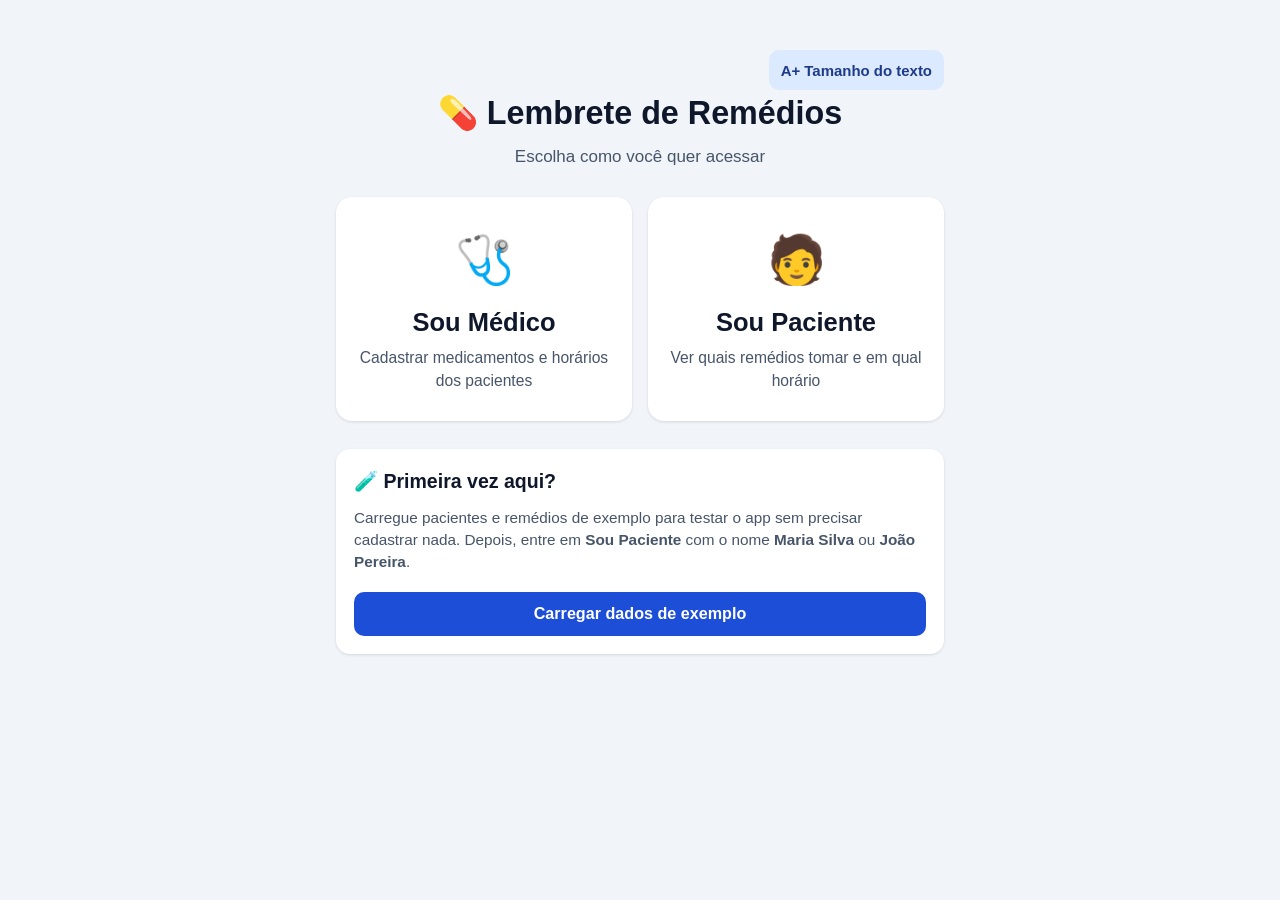
<file: index.html>
<!DOCTYPE html>
<html lang="pt-BR">
<head>
  <meta charset="UTF-8">
  <meta name="viewport" content="width=device-width, initial-scale=1.0">
  <meta name="theme-color" content="#1d4ed8">
  <link rel="manifest" href="manifest.json">
  <link rel="icon" href="icon.svg">
  <title>Lembrete de Remédios</title>
  <link rel="stylesheet" href="style.css">
</head>
<body>
  <div class="inicio">
    <div style="text-align:right"><button class="btn-sec btn-peq" onclick="alternarFonte()" aria-label="Aumentar ou diminuir o tamanho do texto">A+ Tamanho do texto</button></div>
    <h1>💊 Lembrete de Remédios</h1>
    <p>Escolha como você quer acessar</p>
    <div class="portas">
      <a class="porta" href="medico.html">
        <div class="icone" aria-hidden="true">🩺</div>
        <h2>Sou Médico</h2>
        <p>Cadastrar medicamentos e horários dos pacientes</p>
      </a>
      <a class="porta" href="paciente.html">
        <div class="icone" aria-hidden="true">🧑</div>
        <h2>Sou Paciente</h2>
        <p>Ver quais remédios tomar e em qual horário</p>
      </a>
    </div>

    <section class="card" style="margin-top:28px; text-align:left">
      <h2>🧪 Primeira vez aqui?</h2>
      <p class="meta">Carregue pacientes e remédios de exemplo para testar o app sem precisar cadastrar nada.
        Depois, entre em <b>Sou Paciente</b> com o nome <b>Maria Silva</b> ou <b>João Pereira</b>.</p>
      <button class="btn btn-full" id="btn-exemplo">Carregar dados de exemplo</button>
    </section>
  </div>
  <script src="dados.js"></script>
  <script>
    // Dados de demonstração (inclui uma interação grave e uma leve, para mostrar a checagem)
    function exemplos() {
      const hoje = hojeISO();
      const daquiA = dias => { const d = new Date(); d.setDate(d.getDate() + dias); return hojeISO(d); };
      const id = n => "ex" + Date.now().toString(36) + n;
      return [
        { id: id(1), paciente: "Maria Silva", nome: "Losartana", tipo: "Comprimido", dosagem: "50 mg", quantidade: "1 comprimido",
          horarios: ["08:00", "20:00"], inicio: hoje, fim: "", obs: "Tomar com água" },
        { id: id(2), paciente: "Maria Silva", nome: "Metformina", tipo: "Comprimido", dosagem: "850 mg", quantidade: "1 comprimido",
          horarios: ["07:00", "15:00", "23:00"], inicio: hoje, fim: "", obs: "Tomar junto com as refeições" },
        { id: id(3), paciente: "Maria Silva", nome: "Sinvastatina", tipo: "Comprimido", dosagem: "20 mg", quantidade: "1 comprimido",
          horarios: ["21:00"], inicio: hoje, fim: "", obs: "Tomar à noite" },
        { id: id(4), paciente: "Maria Silva", nome: "Claritromicina", tipo: "Comprimido", dosagem: "500 mg", quantidade: "1 comprimido",
          horarios: ["08:00", "20:00"], inicio: hoje, fim: daquiA(6), obs: "Antibiótico por 7 dias" },
        { id: id(5), paciente: "João Pereira", nome: "Levotiroxina", tipo: "Comprimido", dosagem: "50 mcg", quantidade: "1 comprimido",
          horarios: ["06:00"], inicio: hoje, fim: "", obs: "Em jejum, 30 min antes do café" },
        { id: id(6), paciente: "João Pereira", nome: "Carbonato de cálcio", tipo: "Comprimido", dosagem: "500 mg", quantidade: "1 comprimido",
          horarios: ["12:00"], inicio: hoje, fim: "", obs: "Após o almoço" },
        { id: id(7), paciente: "João Pereira", nome: "Dipirona", tipo: "Gotas", dosagem: "500 mg/mL", quantidade: "20 gotas",
          horarios: ["08:00", "14:00", "20:00"], inicio: hoje, fim: daquiA(2), obs: "Se tiver dor ou febre" },
      ];
    }

    document.getElementById("btn-exemplo").onclick = async () => {
      try {
        await DB.iniciar();
        const atuais = DB.medicamentos();
        if (atuais.some(m => m.paciente === "Maria Silva" || m.paciente === "João Pereira")) {
          toast("Os dados de exemplo já estão carregados 👍");
          return;
        }
        await DB.salvarMedicamentos([...atuais, ...exemplos()]);
        toast("Pronto! Entre como paciente 'Maria Silva' ou 'João Pereira'.");
      } catch (e) { erroFatal(e); }
    };
  </script>
</body>
</html>
</file>
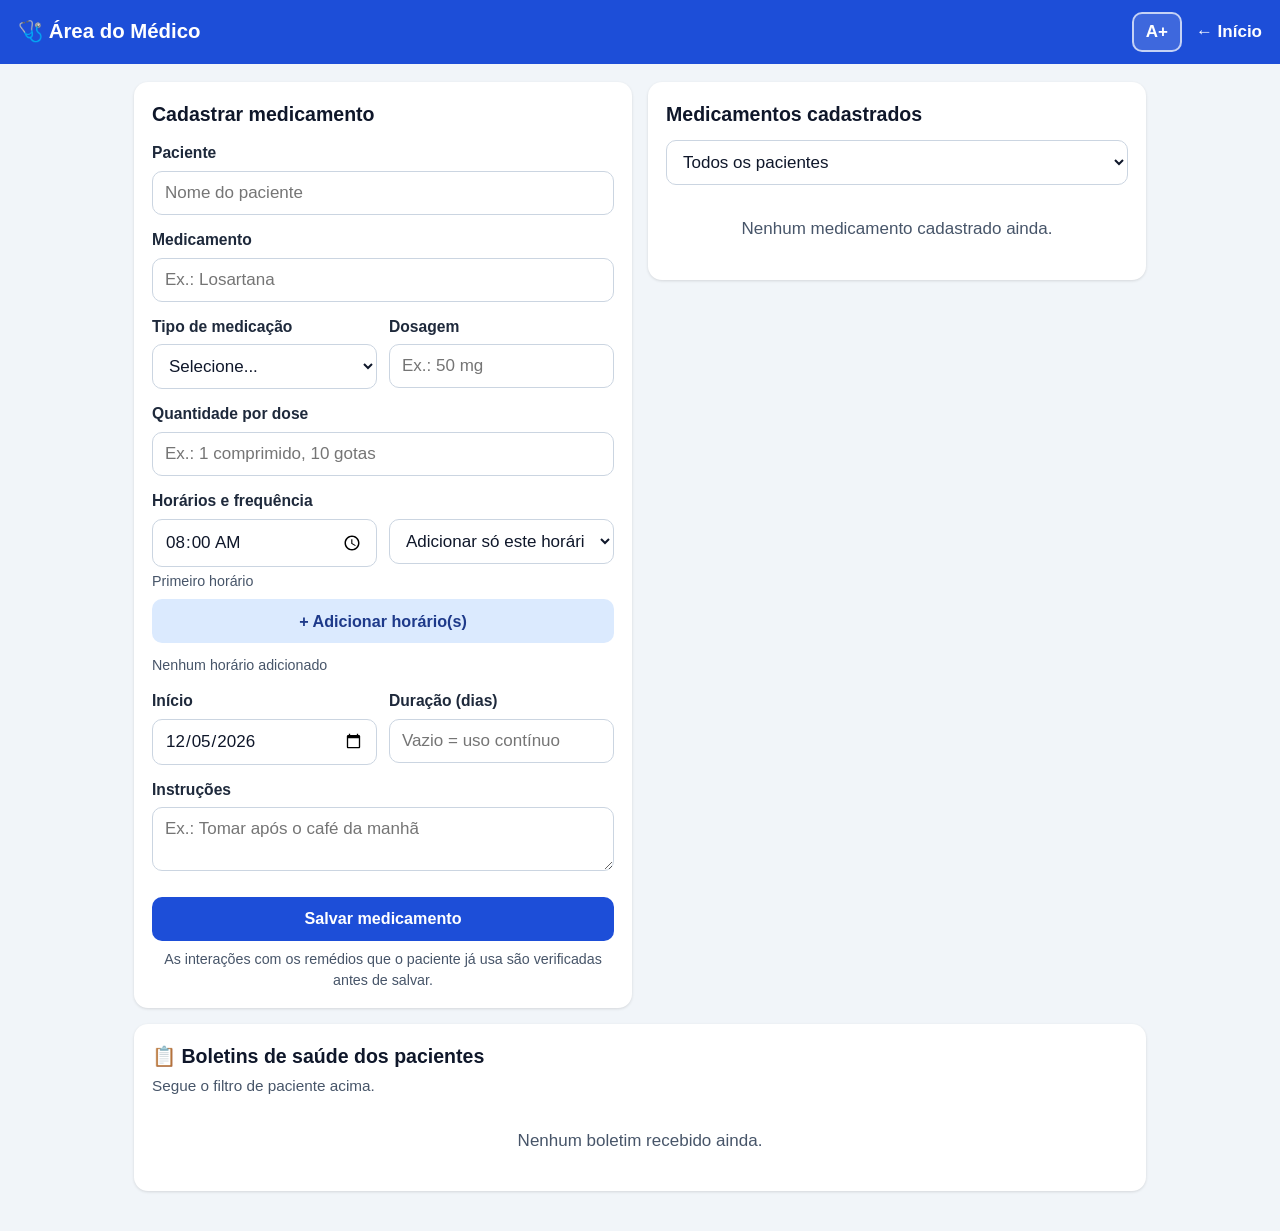
<file: medico.html>
<!DOCTYPE html>
<html lang="pt-BR">
<head>
  <meta charset="UTF-8">
  <meta name="viewport" content="width=device-width, initial-scale=1.0">
  <meta name="theme-color" content="#1d4ed8">
  <link rel="manifest" href="manifest.json">
  <title>Área do Médico</title>
  <link rel="stylesheet" href="style.css">
</head>
<body>
  <header>
    <h1>🩺 Área do Médico</h1>
    <button class="btn-fonte" onclick="alternarFonte()" aria-label="Aumentar ou diminuir o tamanho do texto">A+</button>
    <a href="index.html">← Início</a>
  </header>

  <main class="grid-2">
    <!-- Cadastro (RF01 / RF02) -->
    <section class="card">
      <h2>Cadastrar medicamento</h2>
      <form id="form">
        <label for="paciente">Paciente</label>
        <input id="paciente" list="lista-pacientes" placeholder="Nome do paciente" autocomplete="off" required>
        <datalist id="lista-pacientes"></datalist>

        <label for="nome">Medicamento</label>
        <input id="nome" placeholder="Ex.: Losartana" autocomplete="off" required>

        <div class="linha">
          <div>
            <label for="tipo">Tipo de medicação</label>
            <select id="tipo" required></select>
          </div>
          <div>
            <label for="dosagem">Dosagem</label>
            <input id="dosagem" placeholder="Ex.: 50 mg" required>
          </div>
        </div>

        <label for="quantidade">Quantidade por dose</label>
        <input id="quantidade" placeholder="Ex.: 1 comprimido, 10 gotas">

        <label for="primeiro">Horários e frequência</label>
        <div class="linha">
          <div>
            <input id="primeiro" type="time" value="08:00" aria-describedby="ajuda-primeiro">
            <div class="ajuda" id="ajuda-primeiro">Primeiro horário</div>
          </div>
          <div>
            <select id="intervalo" aria-label="Frequência">
              <option value="">Adicionar só este horário</option>
              <option value="4">De 4 em 4 horas</option>
              <option value="6">De 6 em 6 horas</option>
              <option value="8">De 8 em 8 horas</option>
              <option value="12">De 12 em 12 horas</option>
              <option value="24">1 vez ao dia</option>
            </select>
          </div>
        </div>
        <button type="button" class="btn-sec btn-full" id="add-horario" style="margin-top:8px">+ Adicionar horário(s)</button>
        <div class="horarios" id="horarios" aria-live="polite"></div>

        <div class="linha">
          <div>
            <label for="inicio">Início</label>
            <input id="inicio" type="date" required>
          </div>
          <div>
            <label for="dias">Duração (dias)</label>
            <input id="dias" type="number" min="1" placeholder="Vazio = uso contínuo">
          </div>
        </div>

        <label for="obs">Instruções</label>
        <textarea id="obs" rows="2" placeholder="Ex.: Tomar após o café da manhã"></textarea>

        <button type="submit" class="btn btn-full">Salvar medicamento</button>
        <p class="ajuda" style="text-align:center; margin-top:8px">As interações com os remédios que o paciente já usa são verificadas antes de salvar.</p>
      </form>
    </section>

    <!-- Lista -->
    <section class="card">
      <h2>Medicamentos cadastrados</h2>
      <select id="filtro" style="margin-bottom:12px" aria-label="Filtrar por paciente">
        <option value="">Todos os pacientes</option>
      </select>
      <div id="lista"></div>
    </section>

    <!-- Boletins enviados pelos pacientes -->
    <section class="card full">
      <h2>📋 Boletins de saúde dos pacientes</h2>
      <p class="meta" style="margin:-8px 0 12px">Segue o filtro de paciente acima.</p>
      <div id="boletins"></div>
    </section>
  </main>

  <script src="dados.js"></script>
  <script src="interacoes.js"></script>
  <script>
    const $ = id => document.getElementById(id);
    let horarios = [];
    let encerrando = null;
    let aguardandoConfirmacao = null; // medicamento esperando o médico confirmar após alerta de interação

    $("tipo").innerHTML = `<option value="">Selecione...</option>` + TIPOS_MEDICACAO.map(t => `<option>${t}</option>`).join("");
    $("inicio").value = hojeISO();

    // ---------- Horários ----------
    function desenharHorarios() {
      horarios.sort();
      $("horarios").innerHTML = horarios.length
        ? horarios.map(h => `<span class="chip">${h}<button type="button" onclick="removerHorario('${h}')" aria-label="Remover horário ${h}">×</button></span>`).join("")
        : `<span class="ajuda">Nenhum horário adicionado</span>`;
    }

    function removerHorario(h) {
      horarios = horarios.filter(x => x !== h);
      desenharHorarios();
    }

    $("add-horario").onclick = () => {
      const primeiro = $("primeiro").value;
      if (!primeiro) return;
      const intervalo = Number($("intervalo").value);
      const novos = [primeiro];
      if (intervalo && intervalo < 24) {
        let [h, m] = primeiro.split(":").map(Number);
        for (let i = 1; i < 24 / intervalo; i++) {
          h = (h + intervalo) % 24;
          novos.push(`${pad(h)}:${pad(m)}`);
        }
      }
      novos.forEach(h => { if (!horarios.includes(h)) horarios.push(h); });
      desenharHorarios();
    };

    // ---------- Cadastro com checagem de interações (RF05, RNF02, RN01) ----------
    function montarMedicamento() {
      const inicio = $("inicio").value;
      const dias = Number($("dias").value);
      let fim = "";
      if (dias) {
        const d = new Date(inicio + "T00:00");
        d.setDate(d.getDate() + dias - 1);
        fim = hojeISO(d);
      }
      const digitado = $("paciente").value.trim();
      // Reaproveita a grafia de um paciente já cadastrado ("maria silva" → "Maria Silva")
      const paciente = DB.pacientes().find(p => normalizarTexto(p) === normalizarTexto(digitado)) || digitado;
      return {
        id: Date.now().toString(36),
        paciente,
        nome: $("nome").value.trim(),
        tipo: $("tipo").value,
        dosagem: $("dosagem").value.trim(),
        quantidade: $("quantidade").value.trim(),
        horarios: [...horarios],
        inicio, fim,
        obs: $("obs").value.trim(),
      };
    }

    $("form").onsubmit = e => {
      e.preventDefault();
      if (!horarios.length) { toast("Adicione pelo menos um horário"); return; }
      const novo = montarMedicamento();

      const t0 = performance.now();
      const emUso = DB.medicamentos().filter(m =>
        m.paciente === novo.paciente && ["ativo", "agendado"].includes(statusTratamento(m)));
      const achadas = verificarInteracoes([...emUso, novo]).filter(i => i.med1 === novo || i.med2 === novo);
      const ms = performance.now() - t0;

      if (!achadas.length) {
        salvarMedicamento(novo);
        toast("Medicamento cadastrado ✔ Nenhuma interação encontrada.");
        return;
      }

      aguardandoConfirmacao = novo;
      const grave = achadas.some(i => i.gravidade === "grave");
      abrirModal(`
        <h2 class="${grave ? "titulo-grave" : ""}">${grave ? "⛔ Interação GRAVE encontrada" : "⚠️ Possível interação encontrada"}</h2>
        <p class="meta">${esc(novo.nome)} pode interagir com remédio(s) que ${esc(novo.paciente)} já usa.
          <br>Verificado em ${ms < 1 ? "menos de 1" : Math.round(ms)} ms.</p>
        ${renderInteracoes(achadas)}
        ${grave ? `<label class="ciente"><input type="checkbox" onchange="document.getElementById('btn-salvar-mesmo').disabled = !this.checked">
          Estou ciente do risco e quero salvar mesmo assim</label>` : ""}
        <div class="acoes">
          <button class="btn-sec" onclick="fecharModal()">Cancelar e revisar</button>
          <button class="${grave ? "btn-perigo" : "btn"}" id="btn-salvar-mesmo" ${grave ? "disabled" : ""} onclick="confirmarSalvar()">Salvar mesmo assim</button>
        </div>`, grave ? "modal-grave" : "");
    };

    function confirmarSalvar() {
      if (!aguardandoConfirmacao) return;
      salvarMedicamento(aguardandoConfirmacao);
      aguardandoConfirmacao = null;
      fecharModal();
      toast("Medicamento cadastrado ✔ (com alerta de interação)");
    }

    function salvarMedicamento(novo) {
      const lista = DB.medicamentos();
      lista.push(novo);
      DB.salvarMedicamentos(lista);

      $("form").reset();
      $("paciente").value = novo.paciente; // facilita cadastrar vários para o mesmo paciente
      $("inicio").value = hojeISO();
      $("primeiro").value = "08:00";
      horarios = [];
      desenharHorarios();
      atualizar();
    }

    // ---------- Excluir (só com paciente selecionado) ----------
    function excluir(id, botao) {
      if (!$("filtro").value) { toast("Selecione um paciente para excluir"); return; }
      if (botao.dataset.confirmar !== "1") {
        botao.dataset.confirmar = "1";
        botao.textContent = "Confirmar exclusão?";
        botao.style.background = "var(--vermelho)";
        botao.style.color = "#fff";
        setTimeout(() => {
          if (!botao.isConnected) return;
          botao.dataset.confirmar = "";
          botao.textContent = "Excluir";
          botao.style.background = botao.style.color = "";
        }, 4000);
        return;
      }
      DB.salvarMedicamentos(DB.medicamentos().filter(m => m.id !== id));
      atualizar();
      toast("Medicamento excluído");
    }

    // ---------- Lista ----------
    function atualizar() {
      const pacientes = DB.pacientes();
      $("lista-pacientes").innerHTML = pacientes.map(p => `<option value="${esc(p)}">`).join("");

      const filtroAtual = $("filtro").value;
      $("filtro").innerHTML = `<option value="">Todos os pacientes</option>` +
        pacientes.map(p => `<option ${p === filtroAtual ? "selected" : ""}>${esc(p)}</option>`).join("");

      // Encerrar e excluir só são permitidos com um paciente específico selecionado
      const pacienteFiltro = $("filtro").value;
      const podeEditar = !!pacienteFiltro;
      const ordem = { ativo: 0, agendado: 1, concluido: 2, interrompido: 2, finalizado: 3 };
      const meds = DB.medicamentos()
        .filter(m => !pacienteFiltro || m.paciente === pacienteFiltro)
        .sort((a, b) => ordem[statusTratamento(a)] - ordem[statusTratamento(b)]);

      let topo = "";
      if (!podeEditar && meds.length) {
        topo = `<div class="ajuda" style="margin-bottom:10px">ℹ️ Para encerrar ou excluir um medicamento, selecione o paciente acima.</div>`;
      }
      if (podeEditar) {
        // RF06: interações entre os remédios em uso pelo paciente
        const emUso = meds.filter(m => ["ativo", "agendado"].includes(statusTratamento(m)));
        const inter = verificarInteracoes(emUso);
        if (inter.length) topo = `<div class="painel-interacoes"><strong>⚠️ Interações entre os remédios em uso</strong>${renderInteracoes(inter)}</div>`;
      }

      $("lista").innerHTML = topo + (meds.length ? meds.map(m => itemMedicamento(m, podeEditar)).join("")
        : `<div class="vazio">Nenhum medicamento cadastrado ainda.</div>`);

      desenharBoletins(pacienteFiltro);
    }

    function itemMedicamento(m, podeEditar) {
      const st = statusTratamento(m);
      const emCurso = st === "ativo" || st === "agendado";
      const encerradoPeloMedico = st === "concluido" || st === "interrompido";
      const detalhes = [m.tipo, m.quantidade].filter(Boolean).map(esc).join(" · ");
      return `
        <div class="lista-item ${emCurso ? "" : "encerrado"}">
          <div class="topo">
            <div>
              <strong>${esc(m.nome)}</strong> · ${esc(m.dosagem)}
              <div class="meta">👤 ${esc(m.paciente)}${detalhes ? " · 💊 " + detalhes : ""}</div>
            </div>
            <span class="badge ${st}">${STATUS_ROTULO[st]}</span>
          </div>
          <div class="horarios">${m.horarios.map(h => `<span class="chip">${h}</span>`).join("")}</div>
          <div class="meta">📅 ${formatarData(m.inicio)} ${m.fim ? "até " + formatarData(m.fim) : "· uso contínuo"}</div>
          ${m.obs ? `<div class="meta">📝 ${esc(m.obs)}</div>` : ""}
          ${encerradoPeloMedico ? `<div class="meta">🛑 ${STATUS_ROTULO[st]} em ${formatarData(m.encerradoEm)}${m.motivo ? " · Motivo: " + esc(m.motivo) : ""}</div>` : ""}
          ${podeEditar ? `
            <div class="acoes">
              ${emCurso && encerrando !== m.id ? `<button class="btn-sec btn-peq" onclick="abrirEncerrar('${m.id}')">Encerrar tratamento</button>` : ""}
              ${encerradoPeloMedico ? `<button class="btn-sec btn-peq" onclick="reativar('${m.id}')">Reativar</button>` : ""}
              <button class="btn-del btn-peq" onclick="excluir('${m.id}', this)">Excluir</button>
            </div>
            ${encerrando === m.id ? painelEncerrar(m.id) : ""}` : ""}
        </div>`;
    }

    // ---------- Encerrar tratamento antes do prazo ----------
    function painelEncerrar(id) {
      return `
        <div class="encerrar">
          <label style="margin-top:0">Como encerrar este tratamento?</label>
          <div class="opcoes">
            <label class="opcao texto"><input type="radio" name="tipo-encerrar" value="concluido" checked><span>✔ Concluir (objetivo atingido)</span></label>
            <label class="opcao texto"><input type="radio" name="tipo-encerrar" value="interrompido"><span>⛔ Interromper</span></label>
          </div>
          <label for="motivo-encerrar">Motivo (opcional)</label>
          <input id="motivo-encerrar" placeholder="Ex.: paciente recuperado / efeito colateral">
          <div class="acoes">
            <button class="btn btn-peq" onclick="confirmarEncerrar('${id}')">Confirmar</button>
            <button class="btn-sec btn-peq" onclick="abrirEncerrar(null)">Cancelar</button>
          </div>
        </div>`;
    }

    function abrirEncerrar(id) { encerrando = id; atualizar(); }

    function alterarMedicamento(id, mudar) {
      DB.salvarMedicamentos(DB.medicamentos().map(m => m.id === id ? mudar({ ...m }) : m));
    }

    function confirmarEncerrar(id) {
      if (!$("filtro").value) return;
      const tipo = document.querySelector("[name=tipo-encerrar]:checked").value;
      const motivo = $("motivo-encerrar").value.trim();
      alterarMedicamento(id, m => ({ ...m, status: tipo, encerradoEm: hojeISO(), motivo }));
      encerrando = null;
      atualizar();
      toast(tipo === "concluido" ? "Tratamento concluído ✔" : "Tratamento interrompido");
    }

    function reativar(id) {
      if (!$("filtro").value) return;
      alterarMedicamento(id, m => { delete m.status; delete m.encerradoEm; delete m.motivo; return m; });
      atualizar();
      toast("Tratamento reativado");
    }

    // ---------- Boletins ----------
    function desenharBoletins(paciente) {
      const lista = DB.boletins()
        .filter(b => !paciente || b.paciente === paciente)
        .sort((a, b) => (b.data + b.hora).localeCompare(a.data + a.hora));
      $("boletins").innerHTML = lista.length
        ? lista.map(b => renderBoletim(b, true)).join("")
        : `<div class="vazio">Nenhum boletim recebido ainda.</div>`;
    }

    $("filtro").onchange = () => { encerrando = null; atualizar(); };

    // Atualiza quando o paciente envia boletim/registra dose em outra aba
    window.addEventListener("storage", async e => {
      if (CHAVES_SAUDE.includes(e.key)) await DB.recarregar(e.key);
      atualizar();
    });

    DB.iniciar().then(() => { desenharHorarios(); atualizar(); }).catch(erroFatal);
  </script>
</body>
</html>
</file>
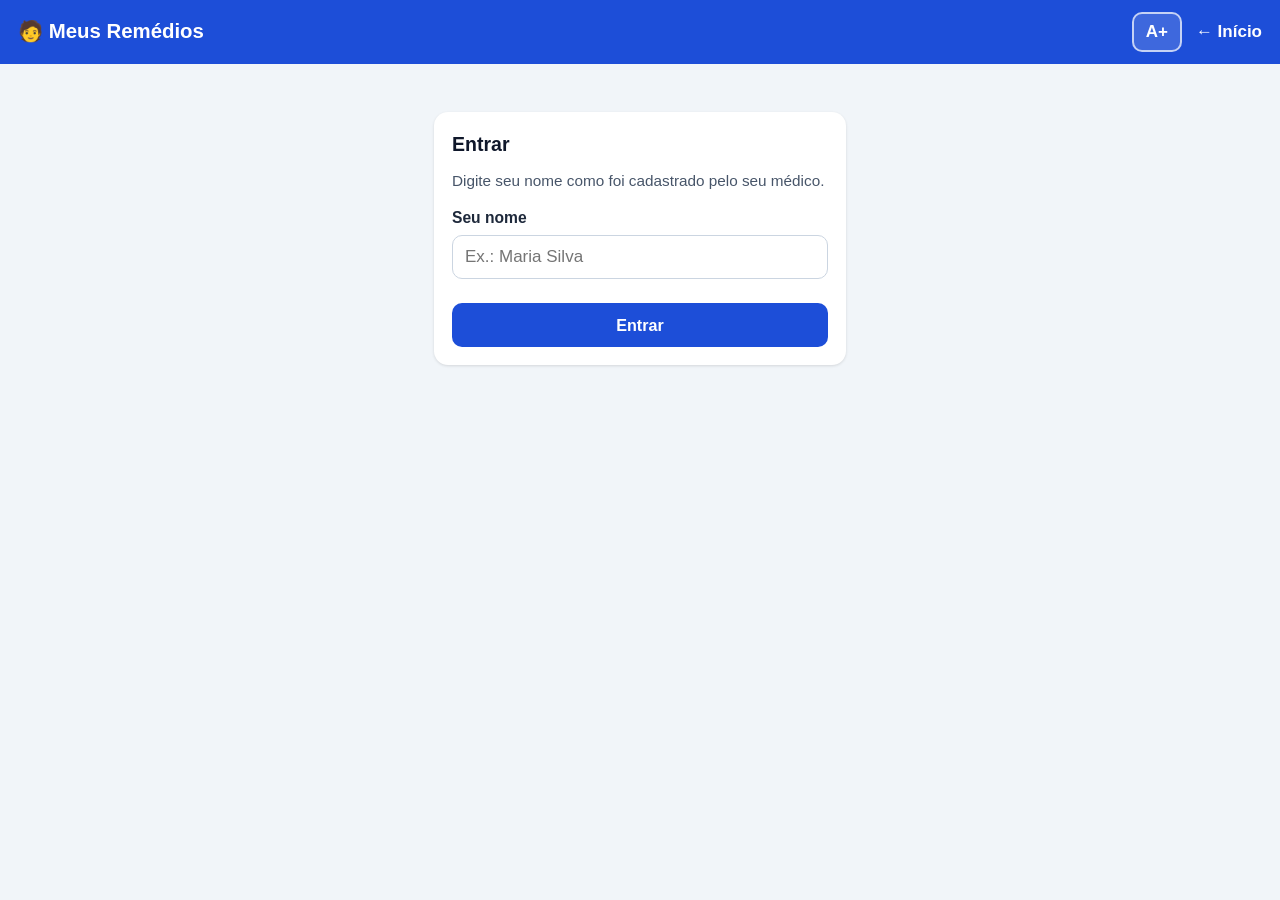
<file: paciente.html>
<!DOCTYPE html>
<html lang="pt-BR">
<head>
  <meta charset="UTF-8">
  <meta name="viewport" content="width=device-width, initial-scale=1.0">
  <meta name="theme-color" content="#1d4ed8">
  <link rel="manifest" href="manifest.json">
  <title>Área do Paciente</title>
  <link rel="stylesheet" href="style.css">
</head>
<body>
  <header>
    <h1>🧑 Meus Remédios</h1>
    <button class="btn-fonte" onclick="alternarFonte()" aria-label="Aumentar ou diminuir o tamanho do texto">A+</button>
    <a href="index.html">← Início</a>
  </header>

  <!-- Tela de login (sem senha) -->
  <main class="estreito" id="tela-login" hidden>
    <section class="card" style="margin-top:30px">
      <h2>Entrar</h2>
      <p class="meta">Digite seu nome como foi cadastrado pelo seu médico.</p>
      <form id="form-login">
        <label for="nome-login">Seu nome</label>
        <input id="nome-login" placeholder="Ex.: Maria Silva" autocomplete="off" required>
        <div class="erro" id="erro-login" role="alert" style="margin-top:6px"></div>
        <button type="submit" class="btn btn-full">Entrar</button>
      </form>
    </section>
  </main>

  <!-- Tela do paciente logado -->
  <main class="medio" id="tela-doses" hidden>
    <section class="card cabecalho-paciente">
      <div>
        <h2>Olá, <span id="nome-paciente"></span> 👋</h2>
        <div class="meta" id="data-hoje"></div>
      </div>
      <button class="btn-sec" id="sair">Sair</button>
    </section>

    <section class="card ativar" id="ativar-alertas" hidden>
      <div>
        <strong>🔔 Ative os alertas</strong>
        <div class="meta">Para ouvir o som e receber notificação na hora de cada remédio.</div>
      </div>
      <button class="btn" id="btn-ativar">Ativar</button>
    </section>

    <div id="avisos"></div>
    <div class="alerta" id="alerta" role="status" aria-live="polite"></div>

    <div class="resumo">
      <div><b id="n-pend">0</b><span>Para tomar agora</span></div>
      <div><b id="n-tom">0</b><span>Tomados hoje</span></div>
      <div><b id="n-tot">0</b><span>Doses no dia</span></div>
    </div>

    <section class="card">
      <h2>Doses de hoje</h2>
      <div id="doses"></div>
    </section>

    <section class="card" id="card-interacoes" hidden>
      <h2>⚠️ Atenção com seus remédios</h2>
      <p class="meta">Alguns dos seus remédios podem interagir entre si. Seu médico já foi avisado.</p>
      <div id="interacoes"></div>
    </section>

    <section class="card">
      <h2>📋 Boletim de saúde de hoje</h2>
      <p class="meta" id="boletim-status"></p>
      <form id="form-boletim">
        <label id="lbl-humor">Como você está se sentindo?</label>
        <div class="opcoes" id="op-humor" role="radiogroup" aria-labelledby="lbl-humor"></div>

        <label id="lbl-evolucao">Comparado a ontem, você...</label>
        <div class="opcoes" id="op-evolucao" role="radiogroup" aria-labelledby="lbl-evolucao"></div>

        <label id="lbl-sintomas">Está sentindo algum destes sintomas?</label>
        <div class="opcoes" id="op-sintomas" role="group" aria-labelledby="lbl-sintomas"></div>

        <label for="relato">Quer contar mais alguma coisa ao seu médico?</label>
        <textarea id="relato" rows="3" placeholder="Ex.: Dormi melhor esta noite, mas senti um pouco de enjoo depois do almoço."></textarea>

        <button type="submit" class="btn btn-full">Enviar boletim ao médico</button>
      </form>
    </section>

    <section class="card">
      <h2>Meus boletins anteriores</h2>
      <div id="historico"></div>
    </section>
  </main>

  <script src="dados.js"></script>
  <script src="interacoes.js"></script>
  <script>
    const $ = id => document.getElementById(id);
    const TOLERANCIA = 30;  // minutos antes/depois em que a dose fica "Tomar agora"
    const ADIAR_MAX = 60;   // RN03: só pode adiar até 60 min após o horário original
    const JANELA_ALERTA = 5; // alerta dispara no horário e até 5 min depois (se o app estava fechado)

    const minutos = hm => { const [h, m] = hm.split(":").map(Number); return h * 60 + m; };
    const fmtMin = m => { m = ((m % 1440) + 1440) % 1440; return `${pad(Math.floor(m / 60))}:${pad(m % 60)}`; };
    const agoraMin = () => { const d = new Date(); return d.getHours() * 60 + d.getMinutes(); };

    // =================================================================
    //  Som e notificações (RF03, RNF01)
    // =================================================================
    const Som = {
      ctx: null,
      ativar() {
        try {
          this.ctx = this.ctx || new (window.AudioContext || window.webkitAudioContext)();
          return this.ctx.resume();
        } catch { return Promise.resolve(); }
      },
      ativo() { return this.ctx?.state === "running"; },
      tocar(curto = false) {
        navigator.vibrate?.(curto ? 200 : [400, 200, 400, 200, 400]);
        if (!this.ativo()) return;
        const t0 = this.ctx.currentTime;
        const bipes = curto ? [0] : [0, 0.35, 0.7, 1.5, 1.85, 2.2];
        for (const d of bipes) {
          const o = this.ctx.createOscillator(), g = this.ctx.createGain();
          o.type = "sine";
          o.frequency.value = 880;
          g.gain.setValueAtTime(0.0001, t0 + d);
          g.gain.exponentialRampToValueAtTime(0.5, t0 + d + 0.02);
          g.gain.exponentialRampToValueAtTime(0.0001, t0 + d + 0.28);
          o.connect(g).connect(this.ctx.destination);
          o.start(t0 + d);
          o.stop(t0 + d + 0.3);
        }
      },
    };

    // Navegadores só liberam som depois de um toque do usuário
    document.addEventListener("click", () => Som.ativar().then(atualizarBannerAlertas), true);

    async function notificar(titulo, corpo, tag) {
      if (!("Notification" in window) || Notification.permission !== "granted") return;
      const opcoes = { body: corpo, tag, requireInteraction: true, icon: "icon.svg", badge: "icon.svg" };
      try {
        const reg = await navigator.serviceWorker?.getRegistration();
        if (reg) reg.showNotification(titulo, opcoes);
        else new Notification(titulo, opcoes);
      } catch (e) { console.warn("Notificação não enviada", e); }
    }

    function atualizarBannerAlertas() {
      const faltaPermissao = "Notification" in window && Notification.permission === "default";
      $("ativar-alertas").hidden = Som.ativo() && !faltaPermissao;
    }

    $("btn-ativar").onclick = async () => {
      await Som.ativar();
      Som.tocar(true);
      if ("Notification" in window && Notification.permission === "default") {
        try { await Notification.requestPermission(); } catch {}
      }
      atualizarBannerAlertas();
      toast("Alertas ativados 🔔");
    };

    // =================================================================
    //  Login sem senha: o paciente só entra com o próprio nome
    // =================================================================
    let pacienteLogado = localStorage.getItem("pacienteLogado");

    function mostrarTela() {
      const logado = !!pacienteLogado;
      $("tela-login").hidden = logado;
      $("tela-doses").hidden = !logado;
      if (logado) {
        $("nome-paciente").textContent = pacienteLogado;
        desenhar();
        desenharBoletins();
        atualizarBannerAlertas();
        verificarAlertas();
      }
    }

    $("form-login").onsubmit = e => {
      e.preventDefault();
      const digitado = normalizarTexto($("nome-login").value);
      const encontrado = DB.pacientes().find(p => normalizarTexto(p) === digitado);
      if (!encontrado) {
        $("erro-login").textContent = "Não encontramos remédios cadastrados para esse nome. Confira com seu médico.";
        return;
      }
      pacienteLogado = encontrado;
      localStorage.setItem("pacienteLogado", encontrado);
      $("erro-login").textContent = "";
      $("form-login").reset();
      mostrarTela();
    };

    $("sair").onclick = () => {
      pacienteLogado = null;
      localStorage.removeItem("pacienteLogado");
      fecharModal();
      mostrarTela();
    };

    // =================================================================
    //  Doses do dia (RF04: Tomada / Adiada / Ignorada)
    // =================================================================
    function medsAtivos(paciente) {
      return DB.medicamentos().filter(m => m.paciente === paciente && statusTratamento(m) === "ativo");
    }

    function dosesDeHoje(paciente) {
      const hoje = hojeISO();
      const agora = agoraMin();
      const registros = DB.registros();

      return medsAtivos(paciente)
        .flatMap(m => m.horarios.map(hora => {
          const chave = `${m.id}|${hoje}|${hora}`;
          const r = registros[chave];
          const horaMin = minutos(hora);
          const efetivaMin = r?.estado === "adiada" ? r.adiadaMin : horaMin;
          const diff = agora - efetivaMin;
          let status;
          if (r?.estado === "tomada") status = "tomada";
          else if (r?.estado === "ignorada") status = "ignorada";
          else if (r?.estado === "adiada" && diff < 0) status = "adiada";
          else if (diff > TOLERANCIA) status = "atrasada";
          else if (diff >= -TOLERANCIA) status = "pendente";
          else status = "futura";
          return { med: m, hora, horaMin, efetivaMin, status, registro: r, chave };
        }))
        .sort((a, b) => a.horaMin - b.horaMin);
    }

    const ROTULO = {
      tomada: d => `✔ Tomado às ${d.registro.em}`,
      ignorada: () => "✖ Ignorado",
      adiada: d => `⏸ Adiado para ${fmtMin(d.efetivaMin)}`,
      pendente: d => d.registro?.estado === "adiada" ? `⏰ Tomar agora (adiado para ${fmtMin(d.efetivaMin)})` : "⏰ Tomar agora",
      atrasada: () => "⚠ Atrasado",
      futura: () => "Mais tarde",
    };

    function descricaoMed(m) {
      return [m.tipo, m.quantidade, m.obs].filter(Boolean).map(esc).join(" · ");
    }

    function botoesDose(d) {
      if (d.status === "tomada" || d.status === "ignorada") {
        return `<button class="btn-sec btn-peq" onclick="desfazer('${d.chave}')">Desfazer</button>`;
      }
      const podeAdiar = d.status !== "futura";
      return `
        <button class="btn-ok" onclick="tomar('${d.chave}')">✔ Tomei</button>
        ${podeAdiar ? `<button class="btn-sec" onclick="abrirAdiar('${d.chave}')">⏸ Adiar</button>` : ""}
        <button class="btn-cinza" onclick="ignorar('${d.chave}')">✖ Ignorar</button>`;
    }

    function desenhar() {
      if (!pacienteLogado) return;
      const paciente = pacienteLogado;
      $("data-hoje").textContent = "📅 " + new Date().toLocaleDateString("pt-BR", { weekday: "long", day: "numeric", month: "long" });

      // Avisos de tratamentos encerrados pelo médico nos últimos 7 dias
      const seteDias = new Date(); seteDias.setDate(seteDias.getDate() - 7);
      $("avisos").innerHTML = DB.medicamentos()
        .filter(m => m.paciente === paciente && m.status && m.encerradoEm >= hojeISO(seteDias))
        .map(m => `<div class="aviso-med ${m.status}">
            ${m.status === "concluido" ? "✔ Seu médico <b>concluiu</b>" : "⛔ Seu médico <b>interrompeu</b>"}
            o tratamento com <b>${esc(m.nome)}</b> em ${formatarData(m.encerradoEm)}. Não é mais preciso tomar este remédio.
            ${m.motivo ? `<br><small>Motivo: ${esc(m.motivo)}</small>` : ""}
          </div>`).join("");

      const doses = dosesDeHoje(paciente);
      const urgentes = doses.filter(d => d.status === "pendente" || d.status === "atrasada");

      $("n-pend").textContent = urgentes.length;
      $("n-tom").textContent = doses.filter(d => d.status === "tomada").length;
      $("n-tot").textContent = doses.length;

      $("alerta").textContent = urgentes.length
        ? `🔔 Você tem ${urgentes.length} remédio(s) para tomar: ` + urgentes.map(d => `${d.med.nome} (${d.hora})`).join(", ")
        : "";

      $("doses").innerHTML = doses.length ? doses.map(d => `
        <div class="dose ${d.status}">
          <div class="hora">${d.hora}</div>
          <div class="info">
            <div class="status">${ROTULO[d.status](d)}</div>
            <strong>${esc(d.med.nome)}</strong> · ${esc(d.med.dosagem)}
            <div class="meta">${descricaoMed(d.med)}</div>
            <div class="acoes-dose">${botoesDose(d)}</div>
          </div>
        </div>`).join("")
        : `<div class="vazio">Nenhum remédio para hoje 🎉</div>`;

      // RF06: interações entre os remédios em uso (com aviso obrigatório – RN02)
      const inter = verificarInteracoes(medsAtivos(paciente));
      $("card-interacoes").hidden = !inter.length;
      $("interacoes").innerHTML = renderInteracoes(inter);
    }

    function acharDose(chave) { return dosesDeHoje(pacienteLogado).find(d => d.chave === chave); }

    function registrarDose(chave, info, msg) {
      const [id, data, hora] = chave.split("|");
      DB.registrar(id, data, hora, info);
      // Tira a dose da janela de alerta; fecha a janela se não sobrar nenhuma
      document.querySelector(`.alerta-dose[data-chave="${chave}"]`)?.remove();
      const modal = document.getElementById("modal");
      if (modal && !modal.querySelector(".alerta-dose")) fecharModal();
      toast(msg);
      desenhar();
    }

    function tomar(chave) { registrarDose(chave, { estado: "tomada" }, "Dose registrada ✔"); }
    function ignorar(chave) { registrarDose(chave, { estado: "ignorada" }, "Dose marcada como ignorada"); }
    function desfazer(chave) {
      const [id, data, hora] = chave.split("|");
      DB.limparRegistro(id, data, hora);
      desenhar();
    }

    // RN03: adiar no máximo até 60 minutos depois do horário ORIGINAL
    function abrirAdiar(chave) {
      const d = acharDose(chave);
      if (!d) return;
      const limite = d.horaMin + ADIAR_MAX;
      const base = Math.max(agoraMin(), d.horaMin);
      const opcoes = [15, 30, 60].map(x => ({ x, novo: base + x })).filter(o => o.novo <= limite);
      if (limite - base >= 5 && !opcoes.some(o => o.novo === limite)) opcoes.push({ x: limite - base, novo: limite });

      abrirModal(`
        <h2>⏸ Adiar ${esc(d.med.nome)}</h2>
        <p class="meta">Horário original: <b>${d.hora}</b>. Para não juntar com a próxima dose,
          só é possível adiar até <b>${fmtMin(limite)}</b> (60 minutos depois).</p>
        <div class="acoes">
          ${opcoes.length
            ? opcoes.map(o => `<button class="btn" onclick="adiar('${chave}', ${o.novo})">+${o.x} min (às ${fmtMin(o.novo)})</button>`).join("")
            : `<p class="erro">Já passou do limite de 60 minutos. Tome agora ou marque como ignorada.</p>`}
        </div>
        <div class="acoes"><button class="btn-sec" onclick="fecharModal()">Cancelar</button></div>`);
    }

    function adiar(chave, novoMin) {
      const d = acharDose(chave);
      if (!d || novoMin > d.horaMin + ADIAR_MAX) { toast("Não é possível adiar mais de 60 minutos"); return; }
      fecharModal();
      registrarDose(chave, { estado: "adiada", adiadaMin: novoMin }, `Dose adiada para ${fmtMin(novoMin)}`);
    }

    // =================================================================
    //  Alerta no horário exato (RF03): visual + som + notificação
    // =================================================================
    function verificarAlertas() {
      if (!pacienteLogado) return;
      const hoje = hojeISO();
      const agora = agoraMin();
      let alertados = JSON.parse(localStorage.getItem("alertados") || "{}");
      // descarta registros de dias anteriores
      alertados = Object.fromEntries(Object.entries(alertados).filter(([k]) => k.includes(`|${hoje}|`)));

      const novas = dosesDeHoje(pacienteLogado).filter(d =>
        (d.status === "pendente" || d.status === "atrasada") &&
        agora >= d.efetivaMin && agora - d.efetivaMin <= JANELA_ALERTA &&
        !alertados[`${d.chave}@${d.efetivaMin}`]);
      if (!novas.length) return;

      novas.forEach(d => { alertados[`${d.chave}@${d.efetivaMin}`] = 1; });
      localStorage.setItem("alertados", JSON.stringify(alertados));

      Som.tocar();
      novas.forEach(d => notificar("⏰ Hora do remédio",
        `${d.med.nome} ${d.med.dosagem}${d.med.quantidade ? " – " + d.med.quantidade : ""}`, d.chave));

      abrirModal(`
        <div role="alert">
          <h2>⏰ Hora do remédio!</h2>
          ${novas.map(d => `
            <div class="alerta-dose" data-chave="${d.chave}">
              <div class="hora-grande">${fmtMin(d.efetivaMin)}</div>
              <strong>${esc(d.med.nome)}</strong> · ${esc(d.med.dosagem)}
              <div class="meta">${descricaoMed(d.med)}</div>
              <div class="acoes-dose">${botoesDose(d)}</div>
            </div>`).join("")}
        </div>
        <div class="acoes"><button class="btn-sec" onclick="fecharModal()">Fechar</button></div>`, "modal-alerta");
      desenhar();
    }

    // =================================================================
    //  Boletim de saúde
    // =================================================================
    function montarFormBoletim() {
      $("op-humor").innerHTML = Object.entries(HUMORES).map(([v, [e, t]]) =>
        `<label class="opcao"><input type="radio" name="humor" value="${v}"><span>${e}<small>${t}</small></span></label>`).join("");
      $("op-evolucao").innerHTML = Object.entries(EVOLUCOES).map(([v, [e, t]]) =>
        `<label class="opcao texto"><input type="radio" name="evolucao" value="${v}"><span>${e} ${t}</span></label>`).join("");
      $("op-sintomas").innerHTML = SINTOMAS.map(s =>
        `<label class="opcao texto"><input type="checkbox" name="sintoma" value="${s}"><span>${s}</span></label>`).join("");
    }

    function desenharBoletins() {
      const meus = DB.boletins().filter(b => b.paciente === pacienteLogado)
        .sort((a, b) => (b.data + b.hora).localeCompare(a.data + a.hora));
      const deHoje = meus.find(b => b.data === hojeISO());
      $("boletim-status").textContent = deHoje
        ? `✔ Você já enviou o boletim de hoje às ${deHoje.hora}. Se enviar de novo, ele será atualizado.`
        : "Conte ao seu médico como você está se sentindo hoje.";
      $("historico").innerHTML = meus.length
        ? meus.slice(0, 7).map(b => renderBoletim(b, false)).join("")
        : `<div class="vazio">Você ainda não enviou nenhum boletim.</div>`;
    }

    $("form-boletim").onsubmit = e => {
      e.preventDefault();
      const f = e.target;
      const humor = f.querySelector("[name=humor]:checked");
      const evolucao = f.querySelector("[name=evolucao]:checked");
      if (!humor || !evolucao) { toast("Diga como está se sentindo e se melhorou ou piorou"); return; }
      DB.salvarBoletim({
        paciente: pacienteLogado,
        data: hojeISO(),
        hora: horaAgora(),
        humor: Number(humor.value),
        evolucao: evolucao.value,
        sintomas: [...f.querySelectorAll("[name=sintoma]:checked")].map(i => i.value),
        relato: $("relato").value.trim(),
      });
      f.reset();
      toast("Boletim enviado ao seu médico ✔");
      desenharBoletins();
    };

    // =================================================================
    //  Início
    // =================================================================
    window.addEventListener("storage", async e => {
      if (CHAVES_SAUDE.includes(e.key)) await DB.recarregar(e.key);
      if (pacienteLogado) { desenhar(); desenharBoletins(); }
    });
    setInterval(() => { desenhar(); verificarAlertas(); }, 10000); // checa a cada 10 s

    DB.iniciar().then(() => { montarFormBoletim(); mostrarTela(); }).catch(erroFatal);
  </script>
</body>
</html>
</file>
<file: style.css>
/* RNF04: fontes maiores, alto contraste (cores de texto com contraste ≥ 4,5:1),
   botões com área de toque ≥ 44px e foco bem visível. Layout pensado primeiro para celular. */
* { box-sizing: border-box; margin: 0; padding: 0; }
[hidden] { display: none !important; }
:root {
  --azul: #1d4ed8; --azul-claro: #dbeafe; --azul-texto: #1e3a8a;
  --verde: #15803d; --verde-claro: #dcfce7; --verde-texto: #14532d;
  --vermelho: #b91c1c; --vermelho-claro: #fee2e2; --vermelho-texto: #7f1d1d;
  --amarelo: #b45309; --amarelo-claro: #fef3c7; --amarelo-texto: #78350f;
  --cinza: #475569; --borda: #cbd5e1; --fundo: #f1f5f9; --texto: #0f172a;
}
html { font-size: 17px; }
html.fonte-grande body { zoom: 1.25; }
body { font-family: -apple-system, "Segoe UI", Roboto, Arial, sans-serif; background: var(--fundo); color: var(--texto); line-height: 1.45; -webkit-text-size-adjust: 100%; }
:focus-visible { outline: 3px solid #f59e0b; outline-offset: 2px; }

header { background: var(--azul); color: #fff; padding: 12px 18px; display: flex; align-items: center; gap: 14px; position: sticky; top: 0; z-index: 10; }
header h1 { font-size: 1.2rem; flex: 1; }
header a { color: #fff; text-decoration: none; font-weight: 700; }
header a:hover { text-decoration: underline; }
.btn-fonte { background: rgba(255,255,255,.15); color: #fff; border: 2px solid rgba(255,255,255,.7); padding: 4px 12px; min-height: 40px; font-size: 1rem; }

main { max-width: 1040px; margin: 18px auto 40px; padding: 0 14px; display: grid; gap: 16px; }
main.medio { max-width: 680px; }
main.estreito { max-width: 440px; }
.grid-2 { grid-template-columns: 1fr 1fr; align-items: start; }
@media (max-width: 820px) { .grid-2 { grid-template-columns: 1fr; } }
.full { grid-column: 1 / -1; }

.card { background: #fff; border-radius: 14px; padding: 18px; box-shadow: 0 1px 3px rgba(0,0,0,.12); }
.card h2 { font-size: 1.15rem; margin-bottom: 12px; }
label { display: block; font-size: .92rem; font-weight: 700; color: #1e293b; margin: 14px 0 6px; }
input, select, textarea { width: 100%; padding: 11px 12px; border: 1.5px solid var(--borda); border-radius: 10px; font-size: 1rem; font-family: inherit; color: var(--texto); background: #fff; }
input:focus, select:focus, textarea:focus { outline: 3px solid var(--azul-claro); border-color: var(--azul); }
.linha { display: grid; grid-template-columns: 1fr 1fr; gap: 12px; }
@media (max-width: 420px) { .linha { grid-template-columns: 1fr; } }

button { cursor: pointer; border: none; border-radius: 10px; padding: 10px 16px; min-height: 44px; font-size: .95rem; font-weight: 700; font-family: inherit; }
button:disabled { opacity: .45; cursor: not-allowed; }
.btn { background: var(--azul); color: #fff; }
.btn:hover:not(:disabled), .btn-ok:hover, .btn-perigo:hover:not(:disabled) { filter: brightness(1.12); }
.btn-sec { background: var(--azul-claro); color: var(--azul-texto); }
.btn-ok { background: var(--verde); color: #fff; }
.btn-cinza { background: #e2e8f0; color: #1e293b; }
.btn-perigo { background: var(--vermelho); color: #fff; }
.btn-del { background: transparent; color: var(--vermelho); }
.btn-full { width: 100%; margin-top: 18px; }
.btn-peq { padding: 6px 12px; min-height: 40px; font-size: .88rem; }
.acoes { display: flex; gap: 8px; margin-top: 12px; flex-wrap: wrap; }

.horarios { display: flex; flex-wrap: wrap; gap: 6px; margin-top: 8px; }
.chip { background: var(--azul-claro); color: var(--azul-texto); border-radius: 999px; padding: 4px 11px; font-size: .86rem; font-weight: 700; display: inline-flex; align-items: center; gap: 6px; }
.chip button { background: none; color: var(--azul-texto); padding: 0 2px; min-height: 0; font-size: 1.05rem; }
.chip-alerta { background: var(--amarelo-claro); color: var(--amarelo-texto); }
.ajuda { font-size: .84rem; color: var(--cinza); margin-top: 4px; }
.meta { font-size: .9rem; color: var(--cinza); margin-top: 4px; }
.vazio { color: var(--cinza); text-align: center; padding: 20px; }
.erro { color: var(--vermelho-texto); font-weight: 700; font-size: .92rem; }

.lista-item { border: 1.5px solid var(--borda); border-radius: 12px; padding: 14px; margin-bottom: 10px; }
.lista-item.encerrado { background: #f8fafc; }
.lista-item.encerrado strong { color: var(--cinza); }
.topo { display: flex; justify-content: space-between; align-items: flex-start; gap: 10px; }

.toast { position: fixed; bottom: 20px; left: 50%; transform: translateX(-50%); background: #0f172a; color: #fff; padding: 14px 22px; border-radius: 10px; font-size: 1rem; opacity: 0; transition: opacity .3s; pointer-events: none; z-index: 100; max-width: 90vw; text-align: center; }
.toast.show { opacity: 1; }

/* ---------- Paciente: doses ---------- */
.dose { display: flex; gap: 14px; border-radius: 14px; padding: 14px; margin-bottom: 10px; border: 1.5px solid var(--borda); border-left-width: 7px; }
.dose .hora { font-size: 1.55rem; font-weight: 800; min-width: 76px; line-height: 1.2; }
.dose .info { flex: 1; }
.dose .info strong { font-size: 1.1rem; }
.acoes-dose { display: flex; gap: 8px; flex-wrap: wrap; margin-top: 10px; }
.status { font-size: .82rem; font-weight: 800; text-transform: uppercase; letter-spacing: .4px; }
.dose.pendente { background: var(--amarelo-claro); border-color: var(--amarelo); }
.dose.atrasada { background: var(--vermelho-claro); border-color: var(--vermelho); }
.dose.futura { background: #fff; border-left-color: var(--azul); }
.dose.adiada { background: #eff6ff; border-color: #93c5fd; border-left-color: var(--azul); }
.dose.tomada { background: var(--verde-claro); border-color: var(--verde); }
.dose.ignorada { background: #f1f5f9; border-color: #94a3b8; }
.dose.ignorada strong, .dose.ignorada .hora { color: var(--cinza); text-decoration: line-through; }
.pendente .status { color: var(--amarelo-texto); }
.atrasada .status { color: var(--vermelho-texto); }
.futura .status, .adiada .status { color: var(--azul-texto); }
.tomada .status { color: var(--verde-texto); }
.ignorada .status { color: var(--cinza); }
@media (max-width: 480px) { .dose { flex-direction: column; gap: 2px; } }

.resumo { display: grid; grid-template-columns: repeat(3, 1fr); gap: 10px; }
.resumo div { background: #fff; border-radius: 14px; padding: 12px; text-align: center; box-shadow: 0 1px 3px rgba(0,0,0,.12); }
.resumo b { display: block; font-size: 1.7rem; }
.resumo span { font-size: .8rem; color: var(--cinza); font-weight: 600; }
.alerta { background: var(--vermelho); color: #fff; border-radius: 14px; padding: 14px 18px; font-weight: 700; }
.alerta:empty { display: none; }
.ativar { display: flex; align-items: center; justify-content: space-between; gap: 12px; background: var(--amarelo-claro); border: 2px solid var(--amarelo); color: var(--amarelo-texto); }
.ativar .meta { color: var(--amarelo-texto); }
.cabecalho-paciente { display: flex; justify-content: space-between; align-items: center; gap: 10px; }
.cabecalho-paciente h2 { margin: 0; }

/* ---------- Opções clicáveis ---------- */
.opcoes { display: flex; flex-wrap: wrap; gap: 8px; }
label.opcao { display: inline-block; margin: 0; font-weight: 600; cursor: pointer; }
.opcao input { position: absolute; opacity: 0; pointer-events: none; }
.opcao span { display: inline-flex; flex-direction: column; align-items: center; gap: 2px; border: 1.5px solid var(--borda); border-radius: 12px; padding: 8px 12px; font-size: 1.5rem; background: #fff; min-width: 64px; }
.opcao small { font-size: .75rem; color: var(--cinza); }
.opcao.texto span { font-size: .9rem; padding: 8px 14px; border-radius: 999px; flex-direction: row; min-height: 40px; }
.opcao input:checked + span { border-color: var(--azul); background: var(--azul-claro); color: var(--azul-texto); box-shadow: 0 0 0 2px var(--azul); }
.opcao input:focus-visible + span { outline: 3px solid #f59e0b; outline-offset: 2px; }

/* ---------- Boletins ---------- */
.boletim { border: 1.5px solid var(--borda); border-left: 5px solid var(--cinza); border-radius: 12px; padding: 12px; margin-bottom: 10px; }
.boletim .topo { align-items: center; }
.boletim.melhorou { border-left-color: var(--verde); }
.boletim.piorou { border-left-color: var(--vermelho); background: #fffafa; }
.relato { font-size: .95rem; margin-top: 8px; font-style: italic; color: #1e293b; }

/* ---------- Status do tratamento e gravidade ---------- */
.badge { font-size: .74rem; font-weight: 800; padding: 3px 9px; border-radius: 999px; text-transform: uppercase; letter-spacing: .3px; white-space: nowrap; }
.badge.ativo { background: var(--verde-claro); color: var(--verde-texto); }
.badge.agendado, .badge.concluido { background: var(--azul-claro); color: var(--azul-texto); }
.badge.interrompido { background: var(--vermelho-claro); color: var(--vermelho-texto); }
.badge.finalizado { background: #e2e8f0; color: #334155; }
.badge.grave { background: var(--vermelho); color: #fff; }
.badge.moderada { background: var(--amarelo-claro); color: var(--amarelo-texto); border: 1px solid var(--amarelo); }
.badge.leve { background: var(--azul-claro); color: var(--azul-texto); }
.encerrar { background: var(--fundo); border-radius: 10px; padding: 12px; margin-top: 10px; }

.interacao { border: 1.5px solid var(--borda); border-left: 6px solid var(--azul); border-radius: 10px; padding: 12px; margin-top: 10px; background: #fff; }
.interacao.grave { border-left-color: var(--vermelho); background: #fff5f5; }
.interacao.moderada { border-left-color: var(--amarelo); background: #fffdf5; }
.explicacao { margin-top: 4px; }
.disclaimer { margin-top: 12px; padding: 10px 12px; background: #f8fafc; border: 1.5px dashed var(--cinza); border-radius: 8px; font-size: .88rem; color: #1e293b; font-weight: 700; }
.painel-interacoes { background: #fffbeb; border: 1.5px solid var(--amarelo); border-radius: 12px; padding: 12px; margin-bottom: 12px; }
.aviso-med { border-radius: 14px; padding: 12px 16px; font-size: .95rem; }
.aviso-med.concluido { background: var(--azul-claro); color: var(--azul-texto); }
.aviso-med.interrompido { background: var(--vermelho-claro); color: var(--vermelho-texto); }
#avisos { display: grid; gap: 8px; }
#avisos:empty { display: none; }

/* ---------- Janela (modal) ---------- */
.modal-fundo { position: fixed; inset: 0; background: rgba(15,23,42,.6); display: flex; align-items: center; justify-content: center; padding: 14px; z-index: 50; }
.modal { background: #fff; border-radius: 16px; padding: 22px; max-width: 540px; width: 100%; max-height: 90vh; overflow: auto; box-shadow: 0 20px 50px rgba(0,0,0,.35); }
.modal h2 { font-size: 1.3rem; margin-bottom: 8px; }
.modal-grave { border-top: 10px solid var(--vermelho); }
.titulo-grave { color: var(--vermelho-texto); }
.modal-alerta { border-top: 10px solid var(--amarelo); animation: pulsar .8s ease-in-out 3; }
@keyframes pulsar { 50% { transform: scale(1.03); } }
@media (prefers-reduced-motion: reduce) { .modal-alerta { animation: none; } }
.alerta-dose { background: var(--amarelo-claro); border-radius: 12px; padding: 14px; margin-top: 12px; }
.hora-grande { font-size: 2.2rem; font-weight: 800; line-height: 1.1; }
.ciente { display: flex; gap: 10px; align-items: center; background: var(--vermelho-claro); color: var(--vermelho-texto); padding: 12px; border-radius: 10px; margin-top: 14px; cursor: pointer; }
.ciente input { width: 24px; height: 24px; flex: none; }

/* ---------- Início ---------- */
.inicio { max-width: 640px; margin: 50px auto; padding: 0 16px; text-align: center; }
.inicio h1 { font-size: 1.9rem; margin-bottom: 8px; }
.inicio > p { color: var(--cinza); margin-bottom: 28px; }
.portas { display: grid; grid-template-columns: 1fr 1fr; gap: 16px; }
@media (max-width: 480px) { .portas { grid-template-columns: 1fr; } }
.porta { background: #fff; border-radius: 16px; padding: 28px 20px; text-decoration: none; color: inherit; box-shadow: 0 1px 3px rgba(0,0,0,.12); transition: transform .15s; }
.porta:hover { transform: translateY(-3px); box-shadow: 0 6px 16px rgba(0,0,0,.12); }
.porta .icone { font-size: 2.8rem; }
.porta h2 { margin: 10px 0 6px; }
.porta p { font-size: .92rem; color: var(--cinza); }
</file>
